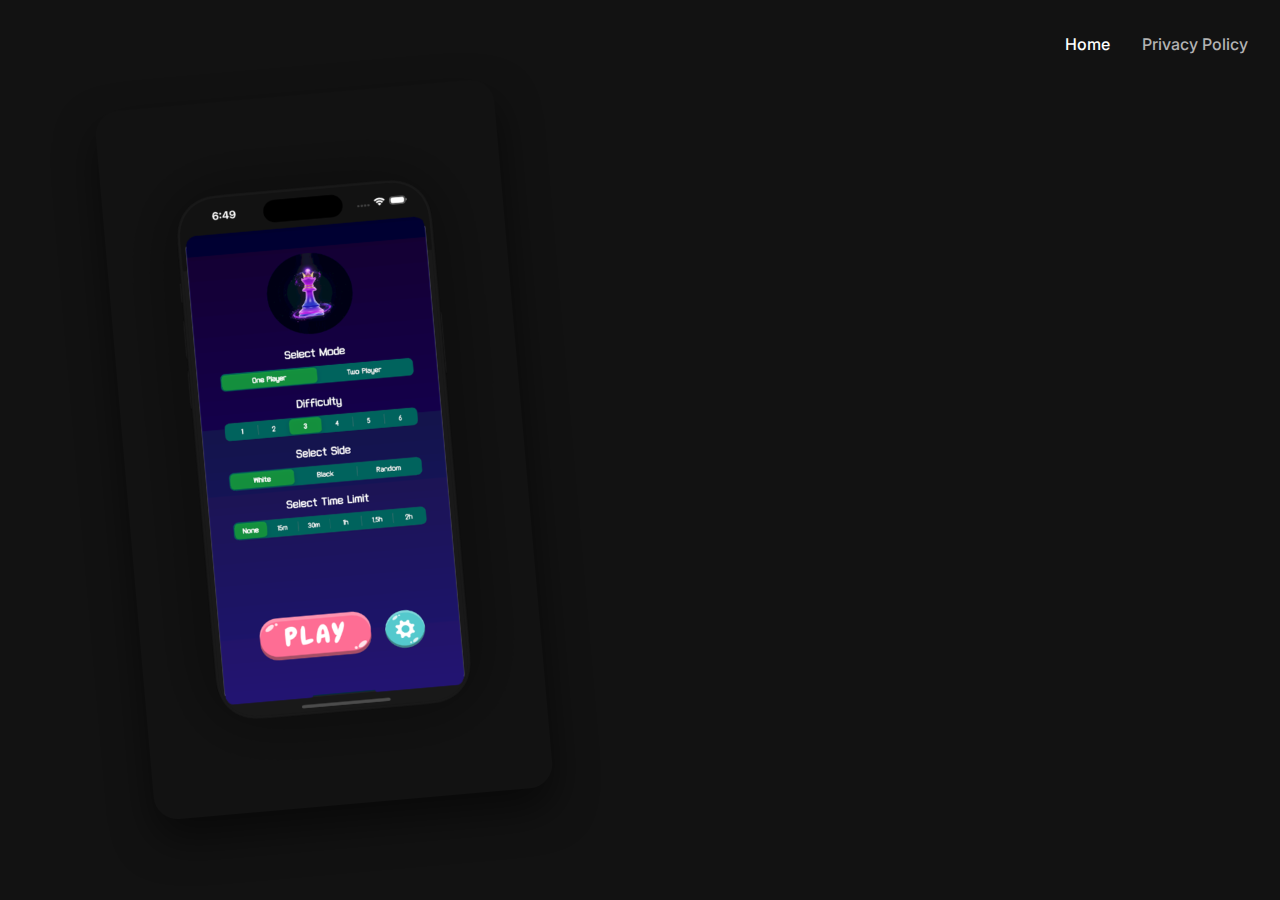
<file: index.html>
<!DOCTYPE html>
<html lang="en">

<head>
  <meta charset="UTF-8" />
  <meta name="viewport" content="width=device-width, initial-scale=1.0" />
  <title>Chess vs AI – Classic Strategy, Modern Experience</title>
  <meta name="description"
    content="Chess vs AI brings you a smooth and intuitive chess game. Sharpen your skills against a smart AI or challenge a friend." />
  <meta property="og:title" content="Chess vs AI – Classic Strategy, Modern Experience" />
  <meta property="og:description"
    content="Chess vs AI brings you a smooth and intuitive chess game. Sharpen your skills against a smart AI or challenge a friend." />
  <meta property="og:type" content="website" />
  <link rel="icon" type="image/png" href="/favicon.png" />

  <link rel="stylesheet" href="main.css" />
  <link rel="preconnect" href="https://fonts.googleapis.com" />
  <link rel="preconnect" href="https://fonts.gstatic.com" crossorigin />
  <link href="https://fonts.googleapis.com/css2?family=Bebas+Neue&family=Inter:wght@300;400;500;600&display=swap"
    rel="stylesheet" />
</head>

<body>
  <nav>
    <a href="index.html" class="active">Home</a>
    <a href="privacy-policy.html">Privacy Policy</a>
  </nav>

  <div class="container">
    <div class="content-wrapper">
      <div class="app-showcase">
        <img src="assets/mobil-chess.png" alt="Chess Gameplay Demo" class="app-demo-img" />
      </div>
      <div class="content">
        <h1>Chess vs AI</h1>
        <p class="subtitle">Classic Strategy, Modern Experience</p>

        <div class="download-buttons">
          <a href="https://play.google.com/store/apps" class="download-btn" aria-label="Download on Google Play Store">
            <svg viewBox="0 0 512 512" fill="currentColor">
              <path
                d="M325.3 234.3L104.6 13l280.8 161.2-60.1 60.1zM47 0C34 6.8 25.3 19.2 25.3 35.3v441.3c0 16.1 8.7 28.5 21.7 35.3l256.6-256L47 0zm425.2 225.6l-58.9-34.1-65.7 64.5 65.7 64.5 60.1-34.1c18-14.3 18-46.5-1.2-60.8zM104.6 499l280.8-161.2-60.1-60.1L104.6 499z" />
            </svg>
            <span>Google Play Store</span>
          </a>
        </div>

        <p class="footer-note">
          Created with ❤️ by
          <a href="https://porfoliocaamr.vercel.app/">CaamR Ming</a>
        </p>
      </div>
    </div>
  </div>
</body>

</html>
</file>
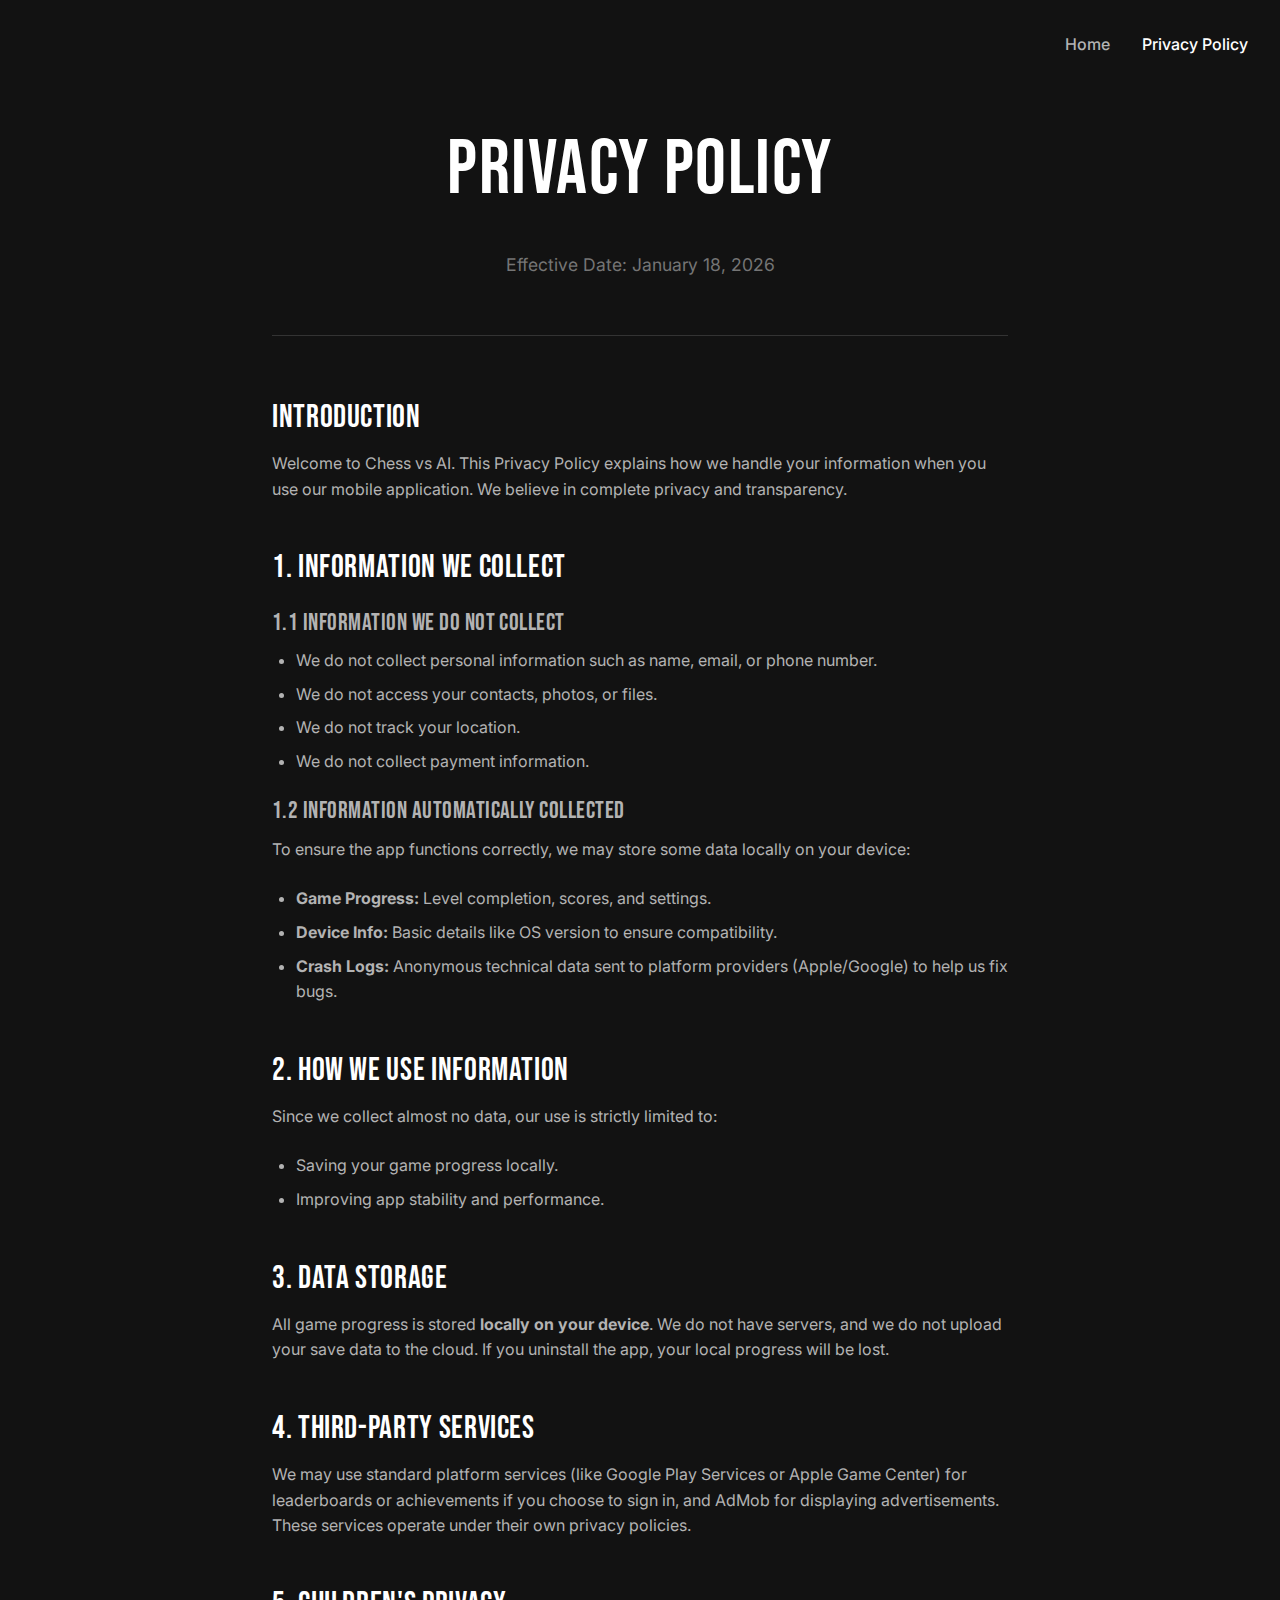
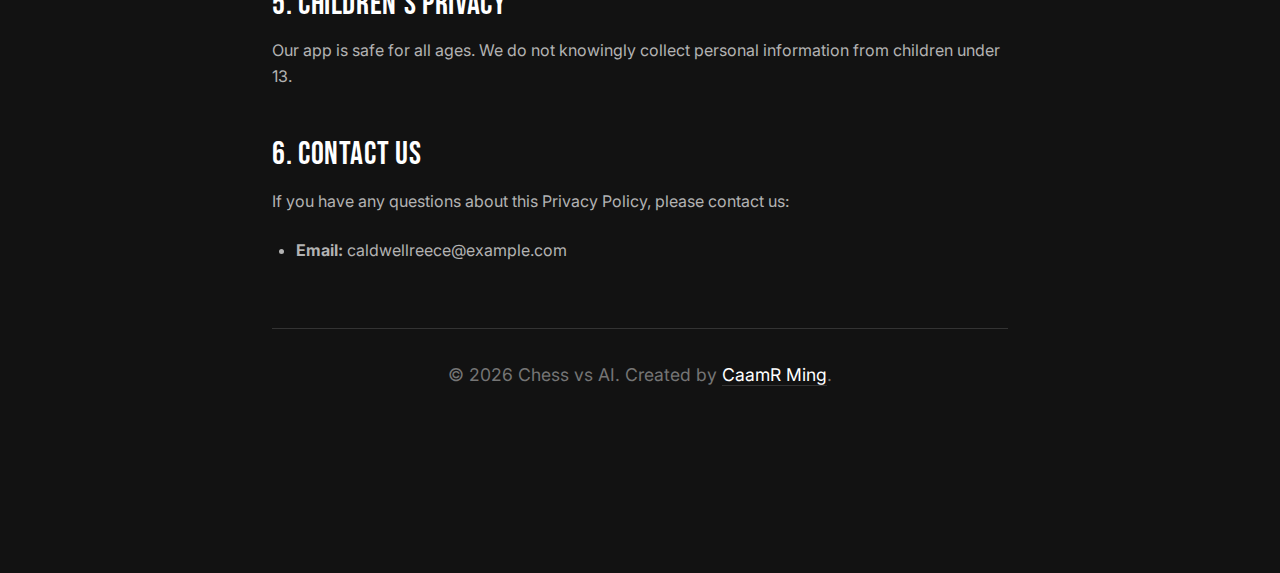
<file: privacy-policy.html>
<!DOCTYPE html>
<html lang="en">

<head>
  <meta charset="UTF-8" />
  <meta name="viewport" content="width=device-width, initial-scale=1.0" />
  <title>Privacy Policy – Chess vs AI</title>
  <meta name="description"
    content="Privacy Policy for Chess vs AI. We respect your privacy and do not collect personal data." />

  <link rel="icon" type="image/png" href="/favicon.png" />
  <link rel="stylesheet" href="main.css" />

  <link rel="preconnect" href="https://fonts.googleapis.com" />
  <link rel="preconnect" href="https://fonts.gstatic.com" crossorigin />
  <link href="https://fonts.googleapis.com/css2?family=Bebas+Neue&family=Inter:wght@300;400;500;600&display=swap"
    rel="stylesheet" />
</head>

<body>
  <!-- Navigation -->
  <nav>
    <a href="index.html">Home</a>
    <a href="privacy-policy.html" class="active">Privacy Policy</a>
  </nav>

  <div class="page-container">
    <header class="page-header">
      <h1>Privacy Policy</h1>
      <p>Effective Date: January 18, 2026</p>
    </header>

    <main class="policy-content">
      <section>
        <h2>Introduction</h2>
        <p>
          Welcome to Chess vs AI. This Privacy Policy explains how we handle your information when you use our mobile
          application.
          We believe in complete privacy and transparency.
        </p>
      </section>

      <section>
        <h2>1. Information We Collect</h2>
        <h3>1.1 Information We DO NOT Collect</h3>
        <ul>
          <li>We do not collect personal information such as name, email, or phone number.</li>
          <li>We do not access your contacts, photos, or files.</li>
          <li>We do not track your location.</li>
          <li>We do not collect payment information.</li>
        </ul>

        <h3>1.2 Information Automatically Collected</h3>
        <p>To ensure the app functions correctly, we may store some data locally on your device:</p>
        <ul>
          <li><strong>Game Progress:</strong> Level completion, scores, and settings.</li>
          <li><strong>Device Info:</strong> Basic details like OS version to ensure compatibility.</li>
          <li><strong>Crash Logs:</strong> Anonymous technical data sent to platform providers (Apple/Google) to help us
            fix bugs.</li>
        </ul>
      </section>

      <section>
        <h2>2. How We Use Information</h2>
        <p>Since we collect almost no data, our use is strictly limited to:</p>
        <ul>
          <li>Saving your game progress locally.</li>
          <li>Improving app stability and performance.</li>
        </ul>
      </section>

      <section>
        <h2>3. Data Storage</h2>
        <p>
          All game progress is stored <strong>locally on your device</strong>. We do not have servers, and we do not
          upload your save data to the cloud.
          If you uninstall the app, your local progress will be lost.
        </p>
      </section>

      <section>
        <h2>4. Third-Party Services</h2>
        <p>
          We may use standard platform services (like Google Play Services or Apple Game Center) for leaderboards or
          achievements if you choose to sign in,
          and AdMob for displaying advertisements. These services operate under their own privacy policies.
        </p>
      </section>

      <section>
        <h2>5. Children's Privacy</h2>
        <p>
          Our app is safe for all ages. We do not knowingly collect personal information from children under 13.
        </p>
      </section>

      <section>
        <h2>6. Contact Us</h2>
        <p>If you have any questions about this Privacy Policy, please contact us:</p>
        <ul>
          <li><strong>Email:</strong> caldwellreece@example.com</li>
        </ul>
      </section>
    </main>

    <footer class="page-header"
      style="border-top: 1px solid var(--border-subtle); border-bottom: none; margin-top: 4rem; padding-top: 2rem;">
      <p class="footer-note">
        &copy; 2026 Chess vs AI. Created by <a href="https://porfoliocaamr.vercel.app/">CaamR Ming</a>.
      </p>
    </footer>
  </div>
</body>

</html>
</file>
<file: main.css>
* {
  margin: 0;
  padding: 0;
  box-sizing: border-box;
}

:root {
  /* Minimal Dark Theme Palette */
  --bg-primary: #121212;
  --bg-secondary: #1E1E1E;
  --text-primary: #FFFFFF;
  --text-secondary: #B3B3B3;
  --text-tertiary: #757575;
  --accent: #FFFFFF;
  --border-subtle: #333333;
  --hover-bg: rgba(255, 255, 255, 0.05);
}

body {
  font-family: "Inter", sans-serif;
  background: var(--bg-primary);
  color: var(--text-primary);
  line-height: 1.6;
  -webkit-font-smoothing: antialiased;
}

/* Typography */
h1, h2, h3, h4, h5, h6 {
  font-family: "Bebas Neue", sans-serif;
  font-weight: 400; /* Bebas is naturally bold */
  margin-bottom: 0.5em;
  line-height: 1.1;
  letter-spacing: 0.02em;
}

h1 { font-size: clamp(3rem, 6vw, 5rem); }
h2 { font-size: 2rem; margin-top: 2rem; color: var(--text-primary); }
h3 { font-size: 1.5rem; margin-top: 1.5rem; color: var(--text-secondary); }

p { margin-bottom: 1.5rem; color: var(--text-secondary); }
ul, ol { margin-bottom: 1.5rem; padding-left: 1.5rem; color: var(--text-secondary); }
li { margin-bottom: 0.5rem; }

a {
  color: var(--text-primary);
  text-decoration: none;
  transition: opacity 0.2s ease;
}
a:hover { opacity: 0.7; }

/* Navigation */
nav {
  display: flex;
  justify-content: flex-end;
  padding: 2rem;
  gap: 2rem;
  position: absolute;
  top: 0;
  right: 0;
  width: 100%;
  z-index: 10;
}

nav a {
  font-size: 1rem;
  font-weight: 500;
  color: var(--text-secondary);
}

nav a:hover, nav a.active {
  color: var(--text-primary);
}

/* Layout Containers */
.container {
  min-height: 100vh;
  display: flex;
  align-items: center;
  justify-content: center;
  padding: 2rem;
  position: relative;
}

.content-wrapper {
  display: grid;
  grid-template-columns: 1fr 1fr;
  gap: 4rem;
  max-width: 1200px;
  width: 100%;
  align-items: center;
}

/* Text Page Layout (Privacy Policy) */
.page-container {
  max-width: 800px;
  margin: 0 auto;
  padding: 8rem 2rem 4rem; /* Top padding clears nav */
}

.page-header {
  text-align: center;
  margin-bottom: 4rem;
  border-bottom: 1px solid var(--border-subtle);
  padding-bottom: 2rem;
}

.page-header p {
  font-size: 1.1rem;
  color: var(--text-tertiary);
}

.policy-content section {
  margin-bottom: 3rem;
}

/* Homepage Components */
.app-showcase {
  display: flex;
  justify-content: center;
  align-items: center;
  position: relative;
  /* Simple fade in */
  animation: fadeIn 1s ease-out forwards;
}

.app-demo-img {
  width: 100%;
  max-width: 400px;
  border-radius: 24px;
  box-shadow: 0 20px 40px rgba(0,0,0,0.5);
  transform: rotate(-5deg); /* Artistic tilt */
  transition: transform 0.5s cubic-bezier(0.2, 0.8, 0.2, 1);
}

.app-demo-img:hover {
  transform: rotate(0deg) scale(1.02);
}

.content {
  opacity: 0;
  animation: slideUp 0.8s ease-out 0.3s forwards;
}

.subtitle {
  font-size: clamp(1.2rem, 2vw, 1.5rem);
  color: var(--text-tertiary);
  margin-bottom: 3rem;
  font-family: "Inter", sans-serif;
}

.download-buttons {
  display: flex;
  gap: 1rem;
  margin-bottom: 3rem;
}

.download-btn {
  display: inline-flex;
  align-items: center;
  gap: 0.8rem;
  padding: 1rem 1.5rem;
  border-radius: 12px;
  background: var(--bg-secondary);
  color: var(--text-primary);
  border: 1px solid var(--border-subtle);
  font-weight: 500;
  transition: all 0.3s ease;
}

.download-btn:hover {
  background: var(--border-subtle);
  transform: translateY(-2px);
}

.download-btn svg {
  width: 24px;
  height: 24px;
}

.footer-note {
  font-size: 0.9rem;
  color: var(--text-tertiary);
}

.footer-note a {
  border-bottom: 1px solid var(--border-subtle);
}

/* Animations */
@keyframes fadeIn {
  from { opacity: 0; }
  to { opacity: 1; }
}

@keyframes slideUp {
  from { opacity: 0; transform: translateY(20px); }
  to { opacity: 1; transform: translateY(0); }
}

/* Responsive */
@media (max-width: 768px) {
  .content-wrapper {
    grid-template-columns: 1fr;
    text-align: center;
    gap: 3rem;
  }
  
  .app-showcase { order: -1; }
  
  .download-buttons {
    justify-content: center;
    flex-direction: column; 
    align-items: stretch;
  }
  
  nav {
    justify-content: center;
    background: rgba(18, 18, 18, 0.9);
    backdrop-filter: blur(10px);
  }
}
</file>
